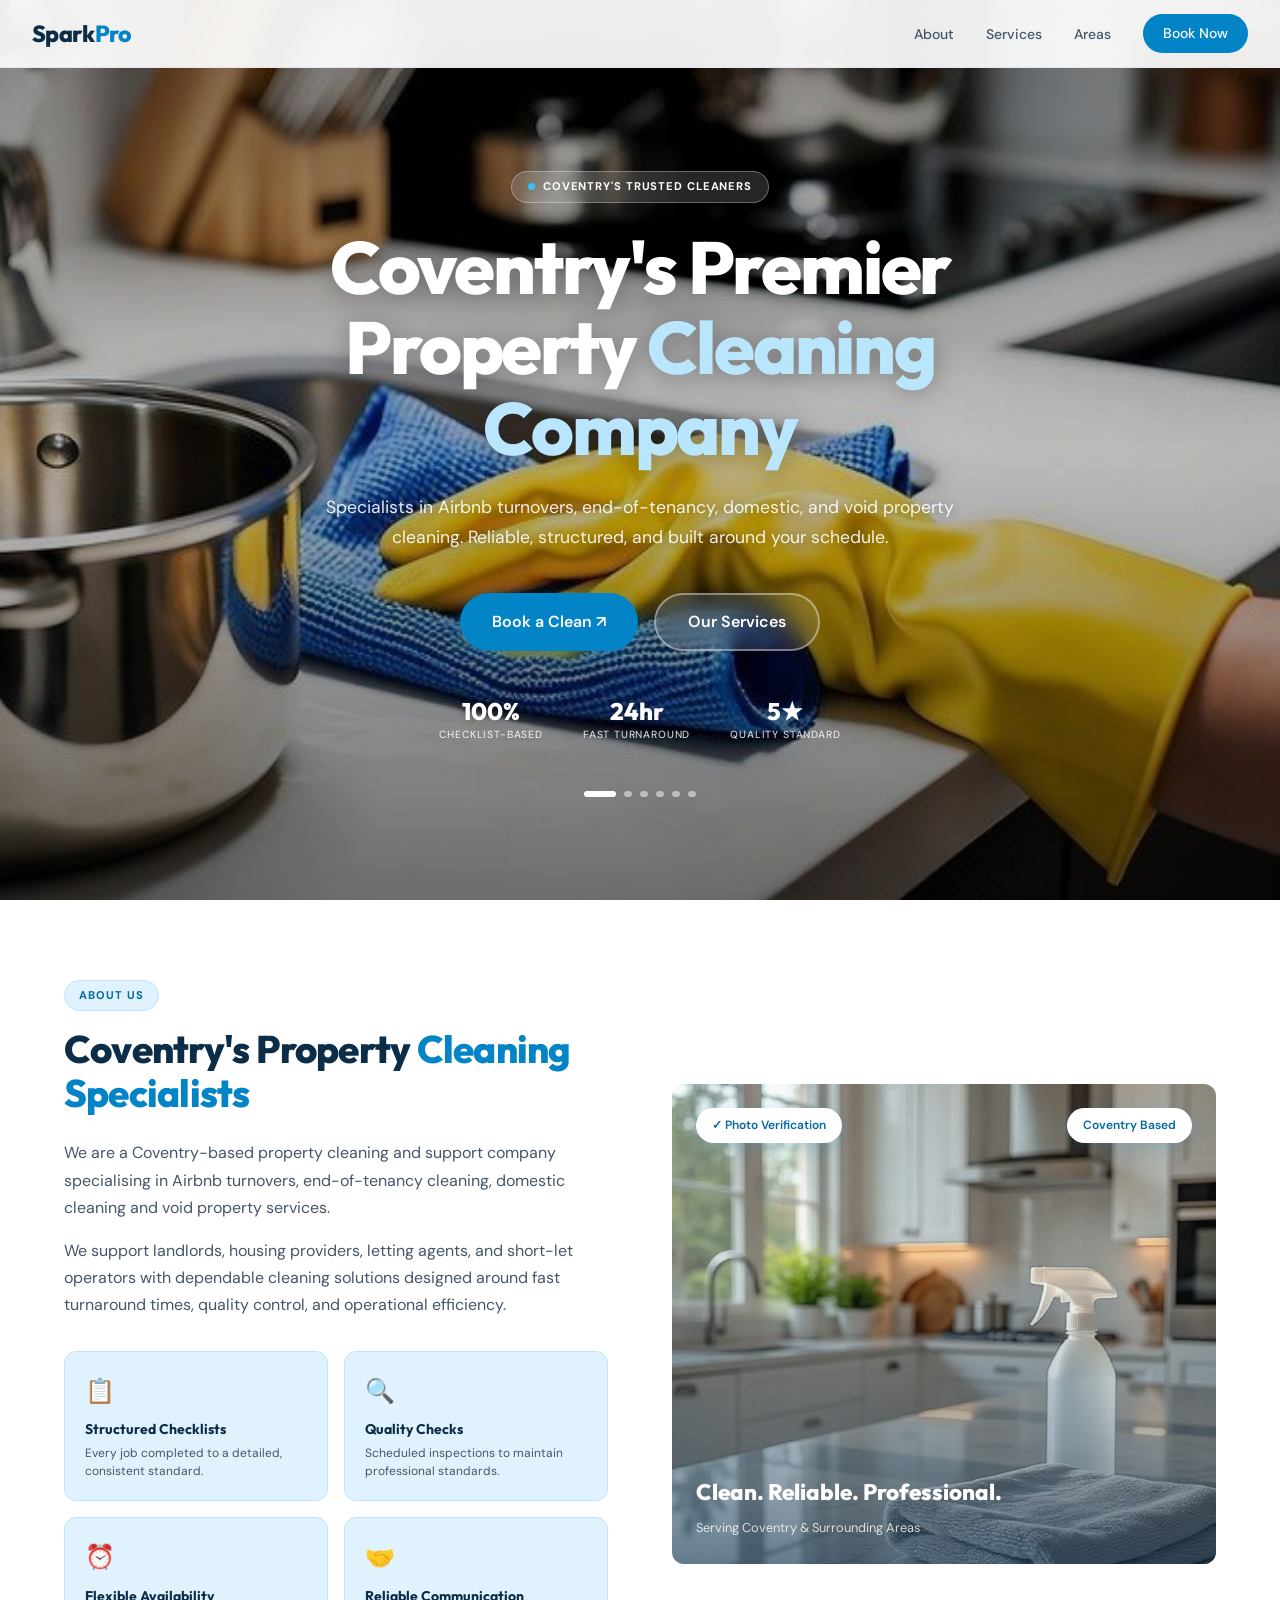
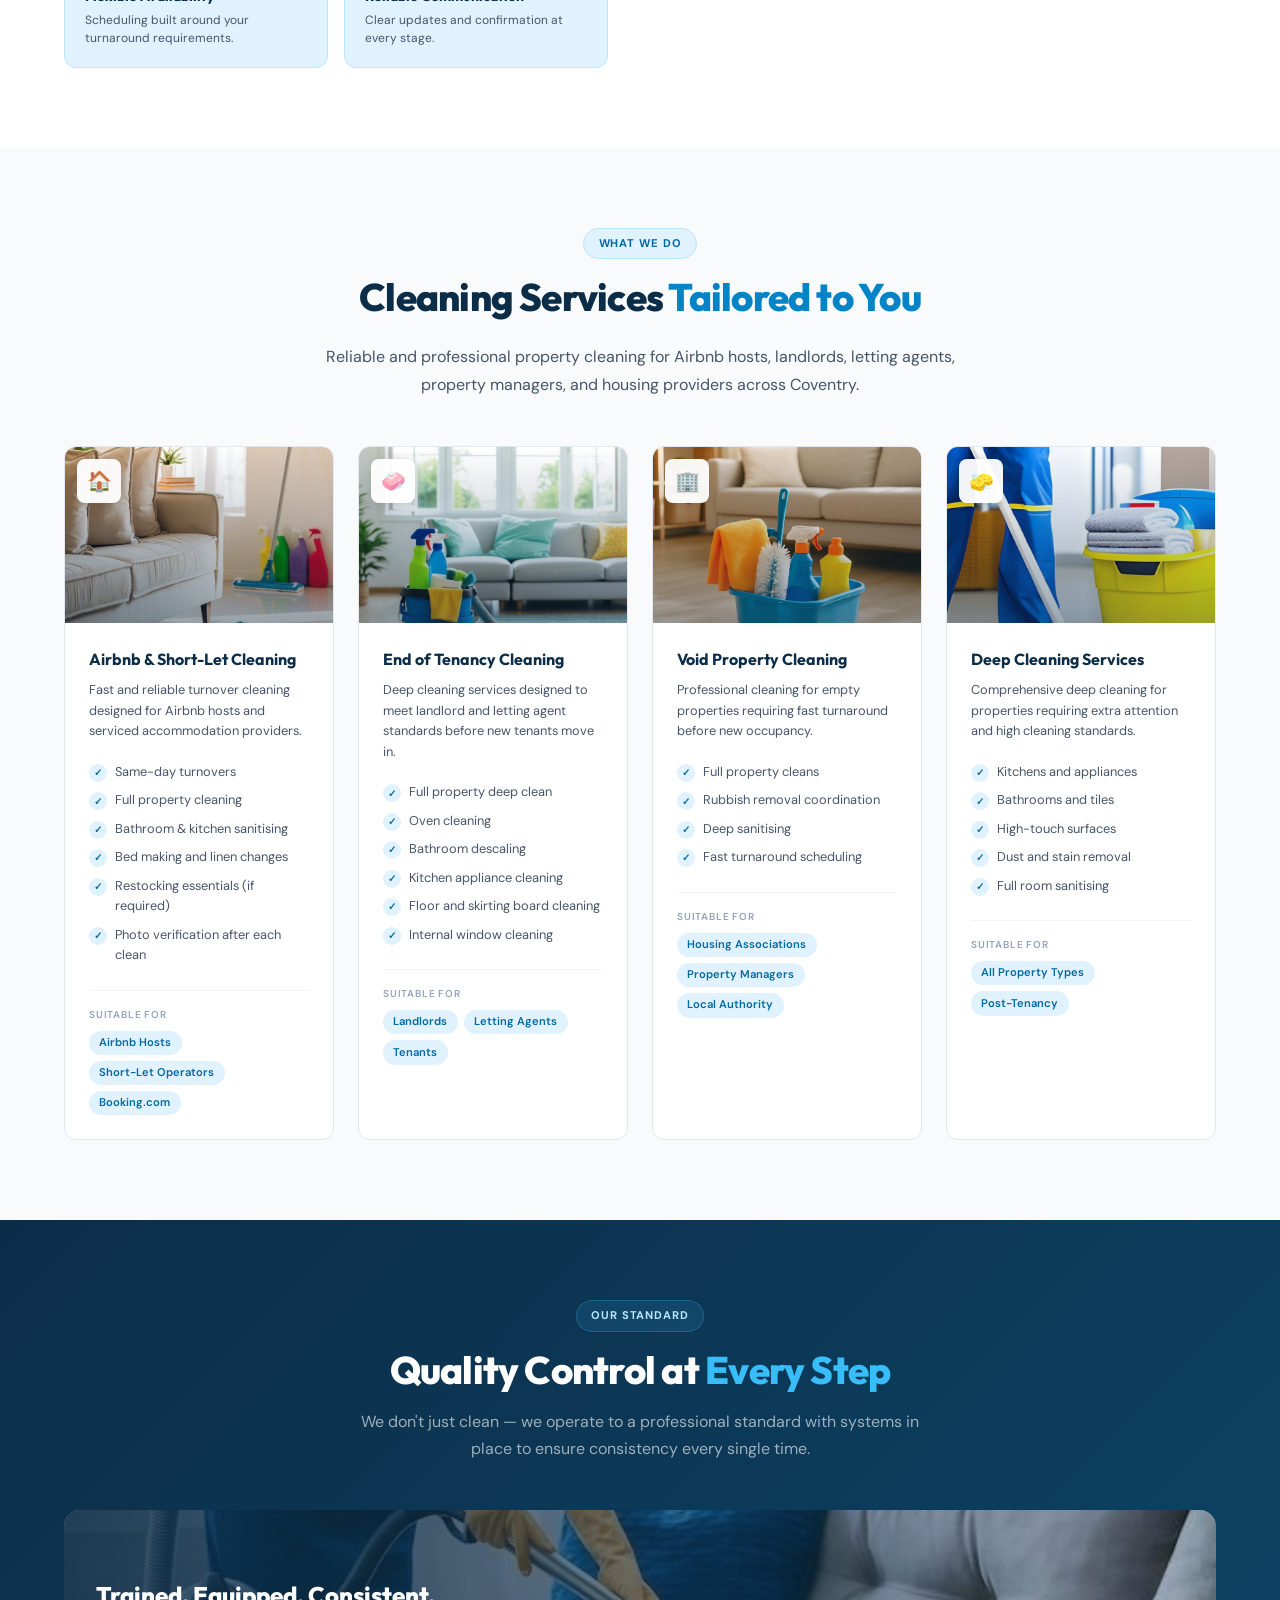
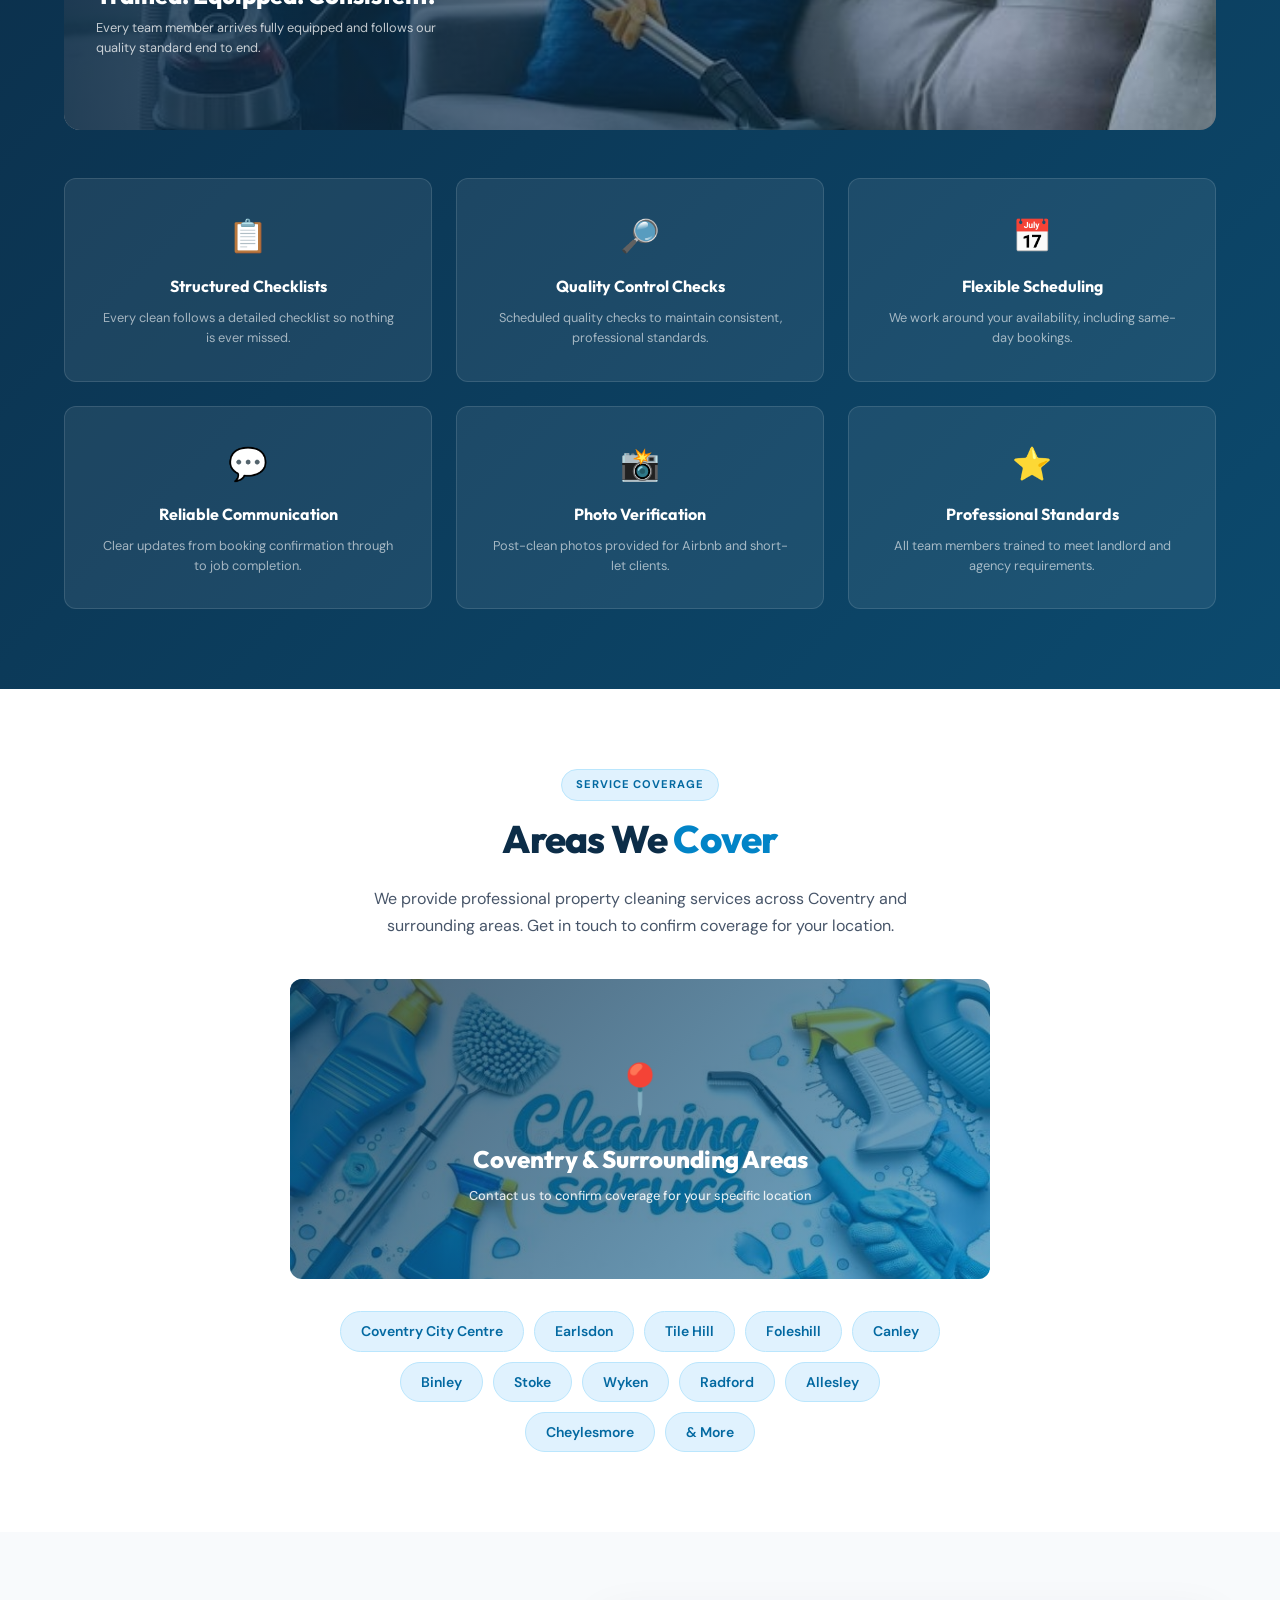
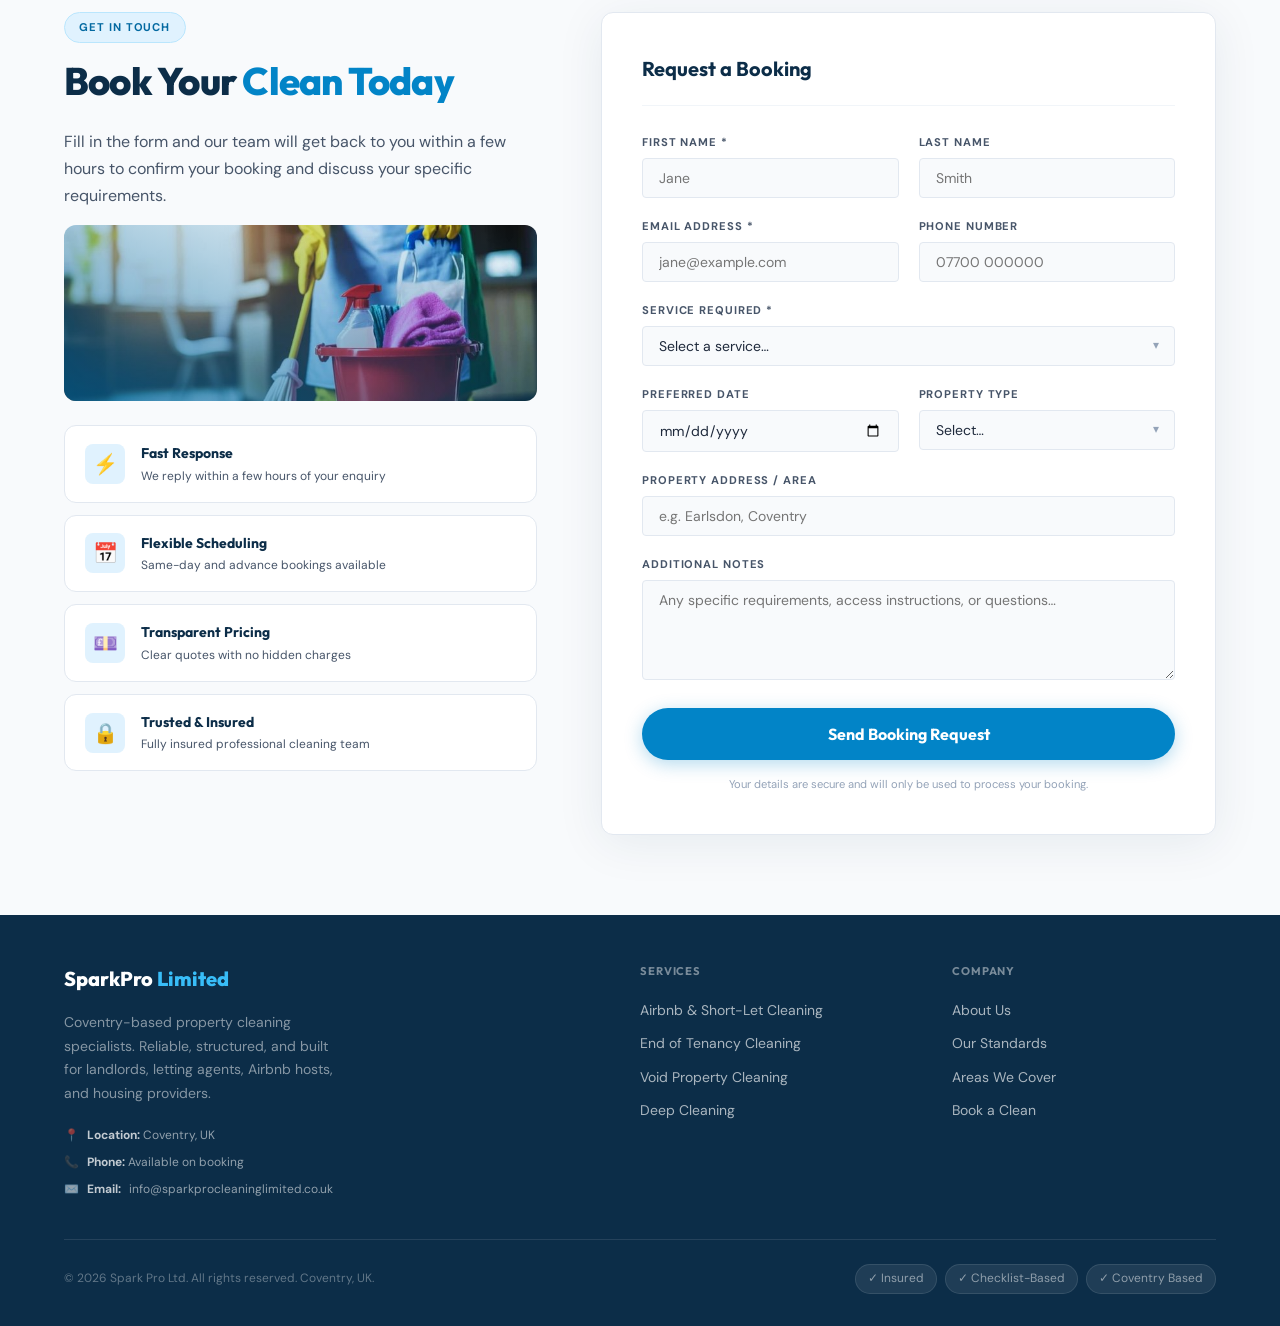
<file: index.html>
<!DOCTYPE html>
<html lang="en">
<head>
  <meta charset="UTF-8" />
  <meta name="viewport" content="width=device-width, initial-scale=1.0" />
  <title>ClearSpacePro — Coventry's Premier Property Cleaning Company</title>
  <link rel="preconnect" href="https://fonts.googleapis.com" />
  <link rel="preconnect" href="https://fonts.gstatic.com" crossorigin />
  <link href="https://fonts.googleapis.com/css2?family=Outfit:wght@400;600;700;800&family=DM+Sans:wght@400;500;600&display=swap" rel="stylesheet" />
  <link rel="stylesheet" href="styles.css" />
</head>
<body>

<!-- NAVBAR -->
<nav id="navbar">
  <a href="#hero" class="nav-logo">Spark<span>Pro</span></a>
  <ul class="nav-links">
    <li><a href="#about">About</a></li>
    <li><a href="#services">Services</a></li>
    <li><a href="#areas">Areas</a></li>
    <li><a href="#booking" class="nav-cta">Book Now</a></li>
  </ul>
  <button class="nav-hamburger" aria-label="Toggle menu" onclick="toggleMenu()">
    <span></span><span></span><span></span>
  </button>
</nav>
<div class="mobile-menu" id="mobileMenu">
  <a href="#about" onclick="closeMobile()">About</a>
  <a href="#services" onclick="closeMobile()">Services</a>
  <a href="#areas" onclick="closeMobile()">Areas</a>
  <a href="#booking" class="mob-cta" onclick="closeMobile()">Book Now</a>
</div>

<!-- HERO -->
<section id="hero">
  <div class="hero-slides" id="heroSlides"></div>
  <div class="hero-overlay"></div>
  <div class="hero-content">
    <div class="hero-pill">
      <div class="hero-dot"></div>
      Coventry's Trusted Cleaners
    </div>
    <h1 class="hero-h1">
      Coventry's Premier Property <em>Cleaning Company</em>
    </h1>
    <p class="hero-p">
      Specialists in Airbnb turnovers, end-of-tenancy, domestic, and void property cleaning.
      Reliable, structured, and built around your schedule.
    </p>
    <div class="hero-btns">
      <a href="#booking" class="btn-primary">Book a Clean ↗</a>
      <a href="#services" class="btn-ghost">Our Services</a>
    </div>
    <div class="hero-stats">
      <div class="hero-stat">
        <span class="hero-stat-num">100%</span>
        <span class="hero-stat-label">Checklist-based</span>
      </div>
      <div class="hero-stat">
        <span class="hero-stat-num">24hr</span>
        <span class="hero-stat-label">Fast Turnaround</span>
      </div>
      <div class="hero-stat">
        <span class="hero-stat-num">5★</span>
        <span class="hero-stat-label">Quality Standard</span>
      </div>
    </div>
    <div class="hero-indicators" id="heroIndicators"></div>
  </div>
</section>

<!-- ABOUT -->
<section id="about">
  <div class="about-grid">
    <div class="fade-up">
      <div class="badge">About Us</div>
      <h2 class="section-h2">Coventry's Property <span>Cleaning Specialists</span></h2>
      <p class="section-p">We are a Coventry-based property cleaning and support company specialising in Airbnb turnovers, end-of-tenancy cleaning, domestic cleaning and void property services.</p>
      <p class="section-p">We support landlords, housing providers, letting agents, and short-let operators with dependable cleaning solutions designed around fast turnaround times, quality control, and operational efficiency.</p>
      <div class="features-grid">
        <div class="feature-card">
          <div class="feature-icon">📋</div>
          <div class="feature-title">Structured Checklists</div>
          <div class="feature-text">Every job completed to a detailed, consistent standard.</div>
        </div>
        <div class="feature-card">
          <div class="feature-icon">🔍</div>
          <div class="feature-title">Quality Checks</div>
          <div class="feature-text">Scheduled inspections to maintain professional standards.</div>
        </div>
        <div class="feature-card">
          <div class="feature-icon">⏰</div>
          <div class="feature-title">Flexible Availability</div>
          <div class="feature-text">Scheduling built around your turnaround requirements.</div>
        </div>
        <div class="feature-card">
          <div class="feature-icon">🤝</div>
          <div class="feature-title">Reliable Communication</div>
          <div class="feature-text">Clear updates and confirmation at every stage.</div>
        </div>
      </div>
    </div>
    <div class="fade-up">
      <div class="about-img-wrap">
        <!-- img14: pristine white kitchen — perfect "professional result" shot -->
        <img src="img14.jpg" alt="Spotless professional kitchen after cleaning" />
        <div class="about-img-overlay"></div>
        <div class="about-img-caption">
          <strong>Clean. Reliable. Professional.</strong>
          <span>Serving Coventry &amp; Surrounding Areas</span>
        </div>
        <div class="floating-pill fp-left">✓ Photo Verification</div>
        <div class="floating-pill fp-right">Coventry Based</div>
      </div>
    </div>
  </div>
</section>

<!-- SERVICES -->
<section id="services">
  <div class="section-center fade-up">
    <div class="badge">What We Do</div>
    <h2 class="section-h2">Cleaning Services <span>Tailored to You</span></h2>
    <p class="section-desc">Reliable and professional property cleaning for Airbnb hosts, landlords, letting agents, property managers, and housing providers across Coventry.</p>
  </div>
  <div class="services-grid">

    <!-- Airbnb -->
    <div class="service-card fade-up" style="transition-delay:0ms">
      <div class="service-img">
        <!-- img07: blue bucket with supplies in bright living room -->
        <img src="img07.jpg" alt="Airbnb cleaning supplies" />
        <div class="service-img-overlay"></div>
        <div class="service-icon-badge">🏠</div>
      </div>
      <div class="service-body">
        <div class="service-title">Airbnb &amp; Short-Let Cleaning</div>
        <p class="service-desc">Fast and reliable turnover cleaning designed for Airbnb hosts and serviced accommodation providers.</p>
        <ul class="service-checklist">
          <li><span class="check-badge">✓</span>Same-day turnovers</li>
          <li><span class="check-badge">✓</span>Full property cleaning</li>
          <li><span class="check-badge">✓</span>Bathroom &amp; kitchen sanitising</li>
          <li><span class="check-badge">✓</span>Bed making and linen changes</li>
          <li><span class="check-badge">✓</span>Restocking essentials (if required)</li>
          <li><span class="check-badge">✓</span>Photo verification after each clean</li>
        </ul>
        <div class="service-footer">
          <div class="service-footer-label">Suitable For</div>
          <div class="service-tags">
            <span class="service-tag">Airbnb Hosts</span>
            <span class="service-tag">Short-Let Operators</span>
            <span class="service-tag">Booking.com</span>
          </div>
        </div>
      </div>
    </div>

    <!-- End of Tenancy -->
    <div class="service-card fade-up" style="transition-delay:80ms">
      <div class="service-img">
        <!-- img08: mopping shiny marble floor -->
        <img src="img08.jpg" alt="End of tenancy floor cleaning" />
        <div class="service-img-overlay"></div>
        <div class="service-icon-badge">🧼</div>
      </div>
      <div class="service-body">
        <div class="service-title">End of Tenancy Cleaning</div>
        <p class="service-desc">Deep cleaning services designed to meet landlord and letting agent standards before new tenants move in.</p>
        <ul class="service-checklist">
          <li><span class="check-badge">✓</span>Full property deep clean</li>
          <li><span class="check-badge">✓</span>Oven cleaning</li>
          <li><span class="check-badge">✓</span>Bathroom descaling</li>
          <li><span class="check-badge">✓</span>Kitchen appliance cleaning</li>
          <li><span class="check-badge">✓</span>Floor and skirting board cleaning</li>
          <li><span class="check-badge">✓</span>Internal window cleaning</li>
        </ul>
        <div class="service-footer">
          <div class="service-footer-label">Suitable For</div>
          <div class="service-tags">
            <span class="service-tag">Landlords</span>
            <span class="service-tag">Letting Agents</span>
            <span class="service-tag">Tenants</span>
          </div>
        </div>
      </div>
    </div>

    <!-- Void Property -->
    <div class="service-card fade-up" style="transition-delay:160ms">
      <div class="service-img">
        <!-- img09: full cleaning kit in bright living room -->
        <img src="img09.jpg" alt="Void property cleaning equipment" />
        <div class="service-img-overlay"></div>
        <div class="service-icon-badge">🏢</div>
      </div>
      <div class="service-body">
        <div class="service-title">Void Property Cleaning</div>
        <p class="service-desc">Professional cleaning for empty properties requiring fast turnaround before new occupancy.</p>
        <ul class="service-checklist">
          <li><span class="check-badge">✓</span>Full property cleans</li>
          <li><span class="check-badge">✓</span>Rubbish removal coordination</li>
          <li><span class="check-badge">✓</span>Deep sanitising</li>
          <li><span class="check-badge">✓</span>Fast turnaround scheduling</li>
        </ul>
        <div class="service-footer">
          <div class="service-footer-label">Suitable For</div>
          <div class="service-tags">
            <span class="service-tag">Housing Associations</span>
            <span class="service-tag">Property Managers</span>
            <span class="service-tag">Local Authority</span>
          </div>
        </div>
      </div>
    </div>

    <!-- Deep Cleaning -->
    <div class="service-card fade-up" style="transition-delay:240ms">
      <div class="service-img">
        <!-- img10: mop and colourful spray bottles by sofa -->
        <img src="img10.jpg" alt="Deep cleaning in progress" />
        <div class="service-img-overlay"></div>
        <div class="service-icon-badge">🧽</div>
      </div>
      <div class="service-body">
        <div class="service-title">Deep Cleaning Services</div>
        <p class="service-desc">Comprehensive deep cleaning for properties requiring extra attention and high cleaning standards.</p>
        <ul class="service-checklist">
          <li><span class="check-badge">✓</span>Kitchens and appliances</li>
          <li><span class="check-badge">✓</span>Bathrooms and tiles</li>
          <li><span class="check-badge">✓</span>High-touch surfaces</li>
          <li><span class="check-badge">✓</span>Dust and stain removal</li>
          <li><span class="check-badge">✓</span>Full room sanitising</li>
        </ul>
        <div class="service-footer">
          <div class="service-footer-label">Suitable For</div>
          <div class="service-tags">
            <span class="service-tag">All Property Types</span>
            <span class="service-tag">Post-Tenancy</span>
          </div>
        </div>
      </div>
    </div>

  </div>
</section>

<!-- QUALITY -->
<section id="quality">
  <div class="quality-inner">
    <div class="quality-header fade-up">
      <div class="badge dark">Our Standard</div>
      <h2 class="quality-h2">Quality Control at <span>Every Step</span></h2>
      <p class="quality-desc">We don't just clean — we operate to a professional standard with systems in place to ensure consistency every single time.</p>
    </div>
    <div class="quality-banner fade-up">
      <!-- img12: professional cleaner in red overalls washing windows -->
      <img src="img12.jpg" alt="Professional cleaner in uniform cleaning windows" />
      <div class="quality-banner-overlay"></div>
      <div class="quality-banner-text">
        <div>
          <strong>Trained. Equipped. Consistent.</strong>
          <p>Every team member arrives fully equipped and follows our quality standard end to end.</p>
        </div>
      </div>
    </div>
    <div class="quality-grid">
      <div class="quality-card fade-up" style="transition-delay:0ms">
        <div class="quality-card-icon">📋</div>
        <div class="quality-card-title">Structured Checklists</div>
        <p class="quality-card-text">Every clean follows a detailed checklist so nothing is ever missed.</p>
      </div>
      <div class="quality-card fade-up" style="transition-delay:80ms">
        <div class="quality-card-icon">🔎</div>
        <div class="quality-card-title">Quality Control Checks</div>
        <p class="quality-card-text">Scheduled quality checks to maintain consistent, professional standards.</p>
      </div>
      <div class="quality-card fade-up" style="transition-delay:160ms">
        <div class="quality-card-icon">📅</div>
        <div class="quality-card-title">Flexible Scheduling</div>
        <p class="quality-card-text">We work around your availability, including same-day bookings.</p>
      </div>
      <div class="quality-card fade-up" style="transition-delay:240ms">
        <div class="quality-card-icon">💬</div>
        <div class="quality-card-title">Reliable Communication</div>
        <p class="quality-card-text">Clear updates from booking confirmation through to job completion.</p>
      </div>
      <div class="quality-card fade-up" style="transition-delay:320ms">
        <div class="quality-card-icon">📸</div>
        <div class="quality-card-title">Photo Verification</div>
        <p class="quality-card-text">Post-clean photos provided for Airbnb and short-let clients.</p>
      </div>
      <div class="quality-card fade-up" style="transition-delay:400ms">
        <div class="quality-card-icon">⭐</div>
        <div class="quality-card-title">Professional Standards</div>
        <p class="quality-card-text">All team members trained to meet landlord and agency requirements.</p>
      </div>
    </div>
  </div>
</section>

<!-- AREAS -->
<section id="areas">
  <div class="areas-inner">
    <div class="fade-up">
      <div class="badge">Service Coverage</div>
      <h2 class="section-h2">Areas We <span>Cover</span></h2>
      <p class="section-p" style="max-width:600px;margin:0 auto 2.5rem;">We provide professional property cleaning services across Coventry and surrounding areas. Get in touch to confirm coverage for your location.</p>
    </div>
    <div class="areas-map fade-up">
      <!-- img13: window cleaning with yellow gloves — bright, location-themed -->
      <img src="img13.jpg" alt="Professional window cleaning in Coventry" />
      <div class="areas-map-overlay"></div>
      <div class="areas-map-content">
        <div class="map-icon">📍</div>
        <strong>Coventry &amp; Surrounding Areas</strong>
        <p>Contact us to confirm coverage for your specific location</p>
      </div>
    </div>
    <div class="areas-tags fade-up">
      <span class="area-tag">Coventry City Centre</span>
      <span class="area-tag">Earlsdon</span>
      <span class="area-tag">Tile Hill</span>
      <span class="area-tag">Foleshill</span>
      <span class="area-tag">Canley</span>
      <span class="area-tag">Binley</span>
      <span class="area-tag">Stoke</span>
      <span class="area-tag">Wyken</span>
      <span class="area-tag">Radford</span>
      <span class="area-tag">Allesley</span>
      <span class="area-tag">Cheylesmore</span>
      <span class="area-tag">&amp; More</span>
    </div>
  </div>
</section>

<!-- BOOKING -->
<section id="booking">
  <div class="booking-grid">
    <div class="fade-up">
      <div class="badge">Get in Touch</div>
      <h2 class="section-h2">Book Your <span>Clean Today</span></h2>
      <p class="section-p">Fill in the form and our team will get back to you within a few hours to confirm your booking and discuss your specific requirements.</p>
      <div class="booking-img">
        <!-- img03: cleaner carrying bucket of supplies -->
        <img src="img03.jpg" alt="Cleaner ready with supplies" />
        <div class="booking-img-overlay"></div>
      </div>
      <div class="booking-features">
        <div class="booking-feature">
          <div class="booking-feature-icon">⚡</div>
          <div>
            <div class="booking-feature-title">Fast Response</div>
            <div class="booking-feature-text">We reply within a few hours of your enquiry</div>
          </div>
        </div>
        <div class="booking-feature">
          <div class="booking-feature-icon">📅</div>
          <div>
            <div class="booking-feature-title">Flexible Scheduling</div>
            <div class="booking-feature-text">Same-day and advance bookings available</div>
          </div>
        </div>
        <div class="booking-feature">
          <div class="booking-feature-icon">💷</div>
          <div>
            <div class="booking-feature-title">Transparent Pricing</div>
            <div class="booking-feature-text">Clear quotes with no hidden charges</div>
          </div>
        </div>
        <div class="booking-feature">
          <div class="booking-feature-icon">🔒</div>
          <div>
            <div class="booking-feature-title">Trusted &amp; Insured</div>
            <div class="booking-feature-text">Fully insured professional cleaning team</div>
          </div>
        </div>
      </div>
    </div>
    <div class="fade-up">
      <div class="booking-form-wrap">
        <div id="formContent">
          <div class="form-title">Request a Booking</div>
          <div id="formErrors" class="form-error" style="display:none;"></div>
          <form id="bookingForm" onsubmit="submitForm(event)" novalidate>
            <div class="form-grid">
              <div class="form-field">
                <label>First Name *</label>
                <input type="text" id="fname" placeholder="Jane" />
              </div>
              <div class="form-field">
                <label>Last Name</label>
                <input type="text" id="lname" placeholder="Smith" />
              </div>
              <div class="form-field">
                <label>Email Address *</label>
                <input type="email" id="email" placeholder="jane@example.com" />
              </div>
              <div class="form-field">
                <label>Phone Number</label>
                <input type="tel" id="phone" placeholder="07700 000000" />
              </div>
              <div class="form-field full">
                <label>Service Required *</label>
                <div class="select-wrap">
                  <select id="service">
                    <option value="">Select a service…</option>
                    <option>Airbnb &amp; Short-Let Cleaning</option>
                    <option>End of Tenancy Cleaning</option>
                    <option>Void Property Cleaning</option>
                    <option>Deep Cleaning Services</option>
                    <option>Not sure — please advise</option>
                  </select>
                  <span class="select-arrow">▾</span>
                </div>
              </div>
              <div class="form-field">
                <label>Preferred Date</label>
                <input type="date" id="date" />
              </div>
              <div class="form-field">
                <label>Property Type</label>
                <div class="select-wrap">
                  <select id="proptype">
                    <option value="">Select…</option>
                    <option>Studio / 1 Bed</option>
                    <option>2 Bedroom</option>
                    <option>3 Bedroom</option>
                    <option>4+ Bedroom</option>
                    <option>Commercial</option>
                  </select>
                  <span class="select-arrow">▾</span>
                </div>
              </div>
              <div class="form-field full">
                <label>Property Address / Area</label>
                <input type="text" id="address" placeholder="e.g. Earlsdon, Coventry" />
              </div>
              <div class="form-field full">
                <label>Additional Notes</label>
                <textarea id="message" placeholder="Any specific requirements, access instructions, or questions…"></textarea>
              </div>
            </div>
            <button type="submit" class="btn-submit">Send Booking Request</button>
            <p class="form-note">Your details are secure and will only be used to process your booking.</p>
          </form>
        </div>
      </div>
    </div>
  </div>
</section>

<!-- FOOTER -->
<footer>
  <div class="footer-grid">
    <div>
      <div class="footer-logo">SparkPro<span> Limited</span></div>
      <p class="footer-desc">Coventry-based property cleaning specialists. Reliable, structured, and built for landlords, letting agents, Airbnb hosts, and housing providers.</p>
      <ul class="footer-contact">
        <li>📍 <span><strong>Location:</strong> Coventry, UK</span></li>
        <li>📞 <span><strong>Phone:</strong> Available on booking</span></li>
        <li>✉️ <strong>Email:</strong><a href="mailto:info@sparkprocleaninglimited.co.uk" class="footer-links">info@sparkprocleaninglimited.co.uk</a></li>
      </ul>
    </div>
    <div>
      <div class="footer-col-title">Services</div>
      <ul class="footer-links">
        <li><a href="#services">Airbnb &amp; Short-Let Cleaning</a></li>
        <li><a href="#services">End of Tenancy Cleaning</a></li>
        <li><a href="#services">Void Property Cleaning</a></li>
        <li><a href="#services">Deep Cleaning</a></li>
      </ul>
    </div>
    <div>
      <div class="footer-col-title">Company</div>
      <ul class="footer-links">
        <li><a href="#about">About Us</a></li>
        <li><a href="#quality">Our Standards</a></li>
        <li><a href="#areas">Areas We Cover</a></li>
        <li><a href="#booking">Book a Clean</a></li>
      </ul>
    </div>
  </div>
  <div class="footer-bottom">
    <p class="footer-copy">© 2026 Spark Pro Ltd. All rights reserved. Coventry, UK.</p>
    <div class="footer-badges">
      <span class="footer-badge">✓ Insured</span>
      <span class="footer-badge">✓ Checklist-Based</span>
      <span class="footer-badge">✓ Coventry Based</span>
    </div>
  </div>
</footer>

<script src="main.js"></script>
</body>
</html>
</file>
<file: styles.css>
*, *::before, *::after { box-sizing: border-box; margin: 0; padding: 0; }
:root {
  --sky: #38BDF8;
  --sky-light: #BAE6FD;
  --sky-lighter: #E0F2FE;
  --sky-dark: #0284C7;
  --sky-deeper: #0369A1;
  --navy: #0C2D48;
  --gray-50: #F8FAFC;
  --gray-100: #F1F5F9;
  --gray-200: #E2E8F0;
  --gray-400: #94A3B8;
  --gray-600: #475569;
  --gray-800: #1E293B;
}
html { scroll-behavior: smooth; }
body {
  font-family: 'DM Sans', sans-serif;
  color: var(--gray-800);
  background: #fff;
  line-height: 1.6;
  overflow-x: hidden;
}

/* ── NAVBAR ── */
nav {
  position: fixed; top: 0; left: 0; right: 0; z-index: 100;
  height: 68px; padding: 0 2rem;
  display: flex; align-items: center; justify-content: space-between;
  background: rgba(255,255,255,0.92); backdrop-filter: blur(12px);
  border-bottom: 1px solid var(--gray-200);
  transition: box-shadow 0.3s;
}
nav.scrolled { box-shadow: 0 2px 24px rgba(56,189,248,0.12); }
.nav-logo {
  font-family: 'Outfit', sans-serif; font-weight: 800;
  font-size: 1.45rem; color: var(--navy); text-decoration: none;
  letter-spacing: -0.03em;
}
.nav-logo span { color: var(--sky-dark); }
.nav-links { display: flex; gap: 2rem; align-items: center; list-style: none; }
.nav-links a {
  font-size: 0.875rem; font-weight: 500; color: var(--gray-600);
  text-decoration: none; transition: color 0.2s;
}
.nav-links a:hover { color: var(--sky-dark); }
.nav-cta {
  background: var(--sky-dark); color: #fff !important;
  padding: 0.5rem 1.25rem; border-radius: 999px;
  font-weight: 600; transition: background 0.2s, transform 0.2s !important;
  display: inline-block;
}
.nav-cta:hover { background: var(--sky-deeper) !important; transform: translateY(-1px); }
.nav-hamburger {
  display: none; flex-direction: column; gap: 5px; cursor: pointer;
  background: none; border: none; padding: 4px;
}
.nav-hamburger span { display: block; width: 24px; height: 2px; background: var(--gray-800); border-radius: 2px; }
.mobile-menu {
  display: none; position: fixed; top: 68px; left: 0; right: 0;
  background: #fff; border-bottom: 1px solid var(--gray-200);
  box-shadow: 0 8px 32px rgba(0,0,0,0.08); padding: 1rem 0; z-index: 99;
}
.mobile-menu.open { display: flex; flex-direction: column; }
.mobile-menu a {
  padding: 0.75rem 2rem; font-size: 0.875rem; font-weight: 500;
  color: var(--gray-600); text-decoration: none; transition: color 0.2s, background 0.2s;
}
.mobile-menu a:hover { color: var(--sky-dark); background: var(--sky-lighter); }
.mobile-menu .mob-cta {
  margin: 0.5rem 2rem 0; background: var(--sky-dark); color: #fff;
  padding: 0.625rem 1.25rem; border-radius: 999px; font-weight: 600; text-align: center;
}

/* ── SECTION BADGE ── */
.badge {
  display: inline-flex; align-items: center; gap: 6px;
  font-size: 0.7rem; font-weight: 700; text-transform: uppercase; letter-spacing: 0.08em;
  padding: 0.35rem 0.9rem; border-radius: 999px; margin-bottom: 1rem;
  background: var(--sky-lighter); color: var(--sky-deeper);
  border: 1px solid var(--sky-light);
}
.badge.dark {
  background: rgba(56,189,248,0.12); color: var(--sky-light);
  border: 1px solid rgba(56,189,248,0.25);
}

/* ── HERO ── */
#hero {
  position: relative; min-height: 100vh; padding-top: 68px;
  display: flex; align-items: center; overflow: hidden; background: var(--navy);
}
.hero-slides { position: absolute; inset: 0; }
.hero-slides img {
  position: absolute; inset: 0; width: 100%; height: 100%;
  object-fit: cover; transition: opacity 1s;
}
.hero-overlay {
  position: absolute; inset: 0;
  background: linear-gradient(to bottom, rgba(0,0,0,0.42) 0%, rgba(0,0,0,0.25) 50%, rgba(0,0,0,0.56) 100%);
}
.hero-content {
  position: relative; z-index: 10; max-width: 1152px; margin: 0 auto;
  width: 100%; padding: 6rem 2rem; text-align: center;
}
.hero-pill {
  display: inline-flex; align-items: center; gap: 8px;
  background: rgba(255,255,255,0.15); backdrop-filter: blur(12px);
  border: 1px solid rgba(255,255,255,0.3); border-radius: 999px;
  padding: 0.375rem 1rem; font-size: 0.7rem; font-weight: 700;
  color: #fff; text-transform: uppercase; letter-spacing: 0.08em; margin-bottom: 1.5rem;
}
.hero-dot {
  width: 7px; height: 7px; background: var(--sky); border-radius: 50%;
  animation: pulseDot 2s ease-in-out infinite;
}
.hero-h1 {
  font-family: 'Outfit', sans-serif; font-weight: 800; color: #fff;
  line-height: 1.1; letter-spacing: -0.03em; margin-bottom: 1.5rem;
  font-size: clamp(2.6rem, 6vw, 4.6rem); max-width: 900px; margin-left: auto; margin-right: auto;
  filter: drop-shadow(0 2px 12px rgba(0,0,0,0.3));
}
.hero-h1 em { font-style: normal; color: #BAE6FD; }
.hero-p {
  font-size: 1.1rem; color: rgba(255,255,255,0.9); line-height: 1.7;
  margin-bottom: 2.5rem; max-width: 640px; margin-left: auto; margin-right: auto;
  filter: drop-shadow(0 1px 4px rgba(0,0,0,0.3));
}
.hero-btns { display: flex; gap: 1rem; justify-content: center; flex-wrap: wrap; }
.btn-primary {
  display: inline-flex; align-items: center; gap: 8px;
  background: var(--sky-dark); color: #fff; font-weight: 600;
  padding: 0.875rem 2rem; border-radius: 999px; text-decoration: none;
  box-shadow: 0 4px 18px rgba(2,132,199,0.4);
  transition: background 0.2s, transform 0.2s;
}
.btn-primary:hover { background: var(--sky-deeper); transform: translateY(-2px); }
.btn-ghost {
  display: inline-flex; align-items: center; gap: 8px;
  background: rgba(255,255,255,0.1); backdrop-filter: blur(12px);
  color: #fff; font-weight: 600; padding: 0.875rem 2rem; border-radius: 999px;
  border: 2px solid rgba(255,255,255,0.4); text-decoration: none;
  transition: background 0.2s, transform 0.2s;
}
.btn-ghost:hover { background: rgba(255,255,255,0.2); transform: translateY(-2px); }
.hero-stats {
  display: flex; gap: 2.5rem; justify-content: center; flex-wrap: wrap; margin-top: 3rem;
}
.hero-stat { display: flex; flex-direction: column; align-items: center; }
.hero-stat-num {
  font-family: 'Outfit', sans-serif; font-weight: 800; font-size: 1.5rem;
  color: #fff; line-height: 1; filter: drop-shadow(0 1px 4px rgba(0,0,0,0.3));
}
.hero-stat-label {
  font-size: 0.65rem; text-transform: uppercase; letter-spacing: 0.08em;
  color: rgba(255,255,255,0.8); font-weight: 500; margin-top: 4px;
}
.hero-indicators { display: flex; gap: 8px; justify-content: center; margin-top: 3rem; }
.hero-dot-btn {
  height: 6px; border-radius: 999px; border: none; cursor: pointer;
  background: rgba(255,255,255,0.5); transition: all 0.3s;
}
.hero-dot-btn.active { width: 2rem; background: #fff; }
.hero-dot-btn:not(.active) { width: 8px; }
.hero-dot-btn:hover { background: rgba(255,255,255,0.75); }

/* ── ABOUT ── */
#about { background: #fff; padding: 5rem 2rem; }
.about-grid {
  max-width: 1152px; margin: 0 auto;
  display: grid; grid-template-columns: 1fr 1fr; gap: 4rem; align-items: center;
}
.section-h2 {
  font-family: 'Outfit', sans-serif; font-weight: 800;
  font-size: clamp(1.75rem, 3vw, 2.5rem); color: var(--navy);
  line-height: 1.15; letter-spacing: -0.02em; margin-bottom: 1.5rem;
}
.section-h2 span { color: var(--sky-dark); }
.section-p { color: var(--gray-600); line-height: 1.7; margin-bottom: 1rem; }
.features-grid { display: grid; grid-template-columns: 1fr 1fr; gap: 1rem; margin-top: 2rem; }
.feature-card {
  background: var(--sky-lighter); border: 1px solid var(--sky-light);
  border-radius: 0.75rem; padding: 1.25rem;
}
.feature-icon { font-size: 1.5rem; margin-bottom: 0.5rem; }
.feature-title {
  font-family: 'Outfit', sans-serif; font-weight: 700; color: var(--navy);
  font-size: 0.875rem; margin-bottom: 0.25rem;
}
.feature-text { font-size: 0.75rem; color: var(--gray-600); line-height: 1.5; }
.about-img-wrap { position: relative; border-radius: 0.75rem; overflow: hidden; }
.about-img-wrap img { width: 100%; height: 480px; object-fit: cover; display: block; }
.about-img-overlay {
  position: absolute; inset: 0;
  background: linear-gradient(to top, rgba(12,45,72,0.6) 0%, transparent 60%);
}
.about-img-caption {
  position: absolute; bottom: 1.5rem; left: 1.5rem; right: 1.5rem; color: #fff;
}
.about-img-caption strong {
  font-family: 'Outfit', sans-serif; font-weight: 800; font-size: 1.4rem;
  display: block; margin-bottom: 4px;
}
.about-img-caption span { font-size: 0.8rem; color: rgba(255,255,255,0.8); }
.floating-pill {
  position: absolute; background: #fff; border-radius: 999px; padding: 0.5rem 1rem;
  font-size: 0.75rem; font-weight: 600; color: var(--sky-deeper);
  box-shadow: 0 4px 16px rgba(2,132,199,0.18);
  animation: floatPill 4s ease-in-out infinite;
}
.fp-left { top: 1.5rem; left: 1.5rem; }
.fp-right { top: 1.5rem; right: 1.5rem; animation-delay: -2s; }

/* ── SERVICES ── */
#services { background: var(--gray-50); padding: 5rem 2rem; }
.section-center { text-align: center; max-width: 640px; margin: 0 auto 3rem; }
.section-desc { color: var(--gray-600); line-height: 1.7; }
.services-grid {
  max-width: 1152px; margin: 0 auto;
  display: grid; grid-template-columns: repeat(4, 1fr); gap: 1.5rem;
}
.service-card {
  background: #fff; border-radius: 0.75rem; border: 1px solid var(--gray-200);
  overflow: hidden; transition: border-color 0.2s, transform 0.2s, box-shadow 0.2s;
}
.service-card:hover {
  border-color: var(--sky-light); transform: translateY(-4px);
  box-shadow: 0 16px 48px rgba(2,132,199,0.12);
}
.service-img { position: relative; height: 11rem; overflow: hidden; }
.service-img img {
  width: 100%; height: 100%; object-fit: cover;
  transition: transform 0.5s;
}
.service-card:hover .service-img img { transform: scale(1.05); }
.service-img-overlay {
  position: absolute; inset: 0;
  background: linear-gradient(to top, rgba(12,45,72,0.4), transparent);
}
.service-icon-badge {
  position: absolute; top: 0.75rem; left: 0.75rem;
  width: 2.75rem; height: 2.75rem; background: rgba(255,255,255,0.95);
  border-radius: 0.5rem; display: flex; align-items: center; justify-content: center;
  font-size: 1.25rem; box-shadow: 0 2px 8px rgba(0,0,0,0.12);
}
.service-body { padding: 1.5rem; }
.service-title {
  font-family: 'Outfit', sans-serif; font-weight: 700; color: var(--navy);
  font-size: 1rem; margin-bottom: 0.5rem;
}
.service-desc { font-size: 0.8rem; color: var(--gray-600); line-height: 1.6; margin-bottom: 1.25rem; }
.service-checklist { list-style: none; margin-bottom: 1.5rem; display: flex; flex-direction: column; gap: 8px; }
.service-checklist li { display: flex; align-items: flex-start; gap: 8px; font-size: 0.8rem; color: var(--gray-600); }
.check-badge {
  width: 18px; height: 18px; background: var(--sky-lighter); color: var(--sky-deeper);
  border-radius: 50%; display: inline-flex; align-items: center; justify-content: center;
  font-size: 0.6rem; font-weight: 700; flex-shrink: 0; margin-top: 2px;
}
.service-footer { border-top: 1px solid var(--gray-100); padding-top: 1rem; }
.service-footer-label {
  font-size: 0.625rem; text-transform: uppercase; letter-spacing: 0.08em;
  color: var(--gray-400); font-weight: 600; margin-bottom: 0.5rem;
}
.service-tags { display: flex; flex-wrap: wrap; gap: 6px; }
.service-tag {
  background: var(--sky-lighter); color: var(--sky-deeper);
  font-size: 0.7rem; font-weight: 600; padding: 0.2rem 0.65rem; border-radius: 999px;
}

/* ── QUALITY ── */
#quality {
  padding: 5rem 2rem;
  background: linear-gradient(135deg, #0C2D48 0%, #0C4A6E 100%);
}
.quality-inner { max-width: 1152px; margin: 0 auto; }
.quality-header { text-align: center; max-width: 600px; margin: 0 auto; }
.quality-h2 {
  font-family: 'Outfit', sans-serif; font-weight: 800;
  font-size: clamp(1.75rem, 3vw, 2.5rem); color: #fff;
  line-height: 1.15; letter-spacing: -0.02em; margin-bottom: 1rem;
}
.quality-h2 span { color: var(--sky); }
.quality-desc { color: rgba(255,255,255,0.6); line-height: 1.7; }
.quality-banner {
  position: relative; border-radius: 1rem; overflow: hidden;
  height: 220px; margin-top: 3rem;
}
.quality-banner img { position: absolute; inset: 0; width: 100%; height: 100%; object-fit: cover; }
.quality-banner-overlay {
  position: absolute; inset: 0;
  background: linear-gradient(to right, rgba(12,45,72,0.85) 0%, rgba(12,45,72,0.55) 60%, transparent 100%);
}
.quality-banner-text {
  position: relative; height: 100%; display: flex; align-items: center; padding: 0 2rem; max-width: 420px;
}
.quality-banner-text strong {
  font-family: 'Outfit', sans-serif; font-weight: 800;
  font-size: 1.5rem; color: #fff; line-height: 1.2; display: block; margin-bottom: 8px;
}
.quality-banner-text p { font-size: 0.8rem; color: rgba(255,255,255,0.75); }
.quality-grid {
  display: grid; grid-template-columns: repeat(3, 1fr); gap: 1.5rem; margin-top: 3rem;
}
.quality-card {
  text-align: center; border-radius: 0.75rem; padding: 2rem;
  background: rgba(255,255,255,0.07); border: 1px solid rgba(255,255,255,0.12);
  transition: transform 0.2s;
}
.quality-card:hover { transform: translateY(-4px); }
.quality-card-icon { font-size: 2rem; margin-bottom: 0.75rem; }
.quality-card-title {
  font-family: 'Outfit', sans-serif; font-weight: 700; color: #fff;
  font-size: 1rem; margin-bottom: 0.5rem;
}
.quality-card-text { font-size: 0.8rem; color: rgba(255,255,255,0.6); line-height: 1.6; }

/* ── AREAS ── */
#areas { background: #fff; padding: 5rem 2rem; text-align: center; }
.areas-inner { max-width: 1152px; margin: 0 auto; }
.areas-map {
  position: relative; max-width: 700px; margin: 0 auto 2rem;
  border-radius: 0.75rem; overflow: hidden; height: 300px;
}
.areas-map img { position: absolute; inset: 0; width: 100%; height: 100%; object-fit: cover; }
.areas-map-overlay {
  position: absolute; inset: 0;
  background: linear-gradient(135deg, rgba(12,45,72,0.75), rgba(3,105,161,0.55));
}
.areas-map-content {
  position: relative; height: 100%;
  display: flex; flex-direction: column; align-items: center; justify-content: center;
  text-align: center; padding: 1.5rem;
}
.areas-map-content .map-icon { font-size: 3rem; margin-bottom: 0.75rem; }
.areas-map-content strong {
  font-family: 'Outfit', sans-serif; font-weight: 800; font-size: 1.5rem;
  color: #fff; display: block; margin-bottom: 8px;
}
.areas-map-content p { font-size: 0.8rem; color: rgba(255,255,255,0.85); font-weight: 500; }
.areas-tags { display: flex; flex-wrap: wrap; justify-content: center; gap: 10px; max-width: 600px; margin: 0 auto; }
.area-tag {
  background: var(--sky-lighter); border: 1.5px solid var(--sky-light);
  color: var(--sky-deeper); font-size: 0.875rem; font-weight: 600;
  padding: 0.5rem 1.25rem; border-radius: 999px;
  transition: background 0.2s, transform 0.2s; cursor: default;
}
.area-tag:hover { background: var(--sky-light); transform: translateY(-2px); }

/* ── BOOKING ── */
#booking { background: var(--gray-50); padding: 5rem 2rem; }
.booking-grid {
  max-width: 1152px; margin: 0 auto;
  display: grid; grid-template-columns: 1fr 1.3fr; gap: 4rem; align-items: start;
}
.booking-features { display: flex; flex-direction: column; gap: 12px; margin-top: 1.5rem; }
.booking-feature {
  display: flex; align-items: center; gap: 1rem;
  background: #fff; border: 1px solid var(--gray-200);
  border-radius: 0.75rem; padding: 1rem 1.25rem;
}
.booking-feature-icon {
  width: 2.5rem; height: 2.5rem; background: var(--sky-lighter);
  border-radius: 0.5rem; display: flex; align-items: center; justify-content: center;
  font-size: 1.25rem; flex-shrink: 0;
}
.booking-feature-title {
  font-family: 'Outfit', sans-serif; font-weight: 700;
  color: var(--navy); font-size: 0.875rem; margin-bottom: 2px;
}
.booking-feature-text { font-size: 0.75rem; color: var(--gray-600); }
.booking-img { position: relative; border-radius: 0.75rem; overflow: hidden; height: 11rem; margin-bottom: 1.5rem; }
.booking-img img { width: 100%; height: 100%; object-fit: cover; }
.booking-img-overlay {
  position: absolute; inset: 0;
  background: linear-gradient(to top right, rgba(3,105,161,0.7), transparent);
}
.booking-form-wrap {
  background: #fff; border-radius: 0.75rem; padding: 2.5rem;
  border: 1px solid var(--gray-200); box-shadow: 0 8px 48px rgba(12,45,72,0.08);
}
.form-title {
  font-family: 'Outfit', sans-serif; font-weight: 700; color: var(--navy);
  font-size: 1.25rem; border-bottom: 1px solid var(--gray-100); padding-bottom: 1.25rem; margin-bottom: 1.75rem;
}
.form-grid { display: grid; grid-template-columns: 1fr 1fr; gap: 1.25rem; }
.form-field { display: flex; flex-direction: column; }
.form-field.full { grid-column: span 2; }
label {
  font-size: 0.7rem; font-weight: 700; text-transform: uppercase;
  letter-spacing: 0.08em; color: var(--gray-600); margin-bottom: 6px;
}
input, select, textarea {
  background: var(--gray-50); border: 1.5px solid var(--gray-200);
  border-radius: 4px; padding: 0.625rem 1rem; font-size: 0.875rem;
  color: var(--gray-800); font-family: 'DM Sans', sans-serif;
  outline: none; width: 100%; transition: border-color 0.2s, box-shadow 0.2s, background 0.2s;
}
input:focus, select:focus, textarea:focus {
  border-color: var(--sky); background: #fff;
  box-shadow: 0 0 0 4px rgba(56,189,248,0.1);
}
select { appearance: none; }
.select-wrap { position: relative; }
.select-arrow {
  position: absolute; right: 1rem; top: 50%; transform: translateY(-50%);
  pointer-events: none; color: var(--gray-400); font-size: 0.75rem;
}
textarea { resize: vertical; min-height: 100px; }
.btn-submit {
  width: 100%; background: var(--sky-dark); color: #fff;
  font-family: 'Outfit', sans-serif; font-weight: 700; font-size: 1rem;
  border: none; border-radius: 999px; padding: 1rem;
  margin-top: 1.75rem; cursor: pointer;
  box-shadow: 0 4px 18px rgba(2,132,199,0.3);
  transition: background 0.2s, transform 0.2s, box-shadow 0.2s;
}
.btn-submit:hover {
  background: var(--sky-deeper); transform: translateY(-2px);
  box-shadow: 0 8px 28px rgba(2,132,199,0.4);
}
.form-note { font-size: 0.7rem; color: var(--gray-400); text-align: center; margin-top: 1rem; }
.form-error {
  margin-bottom: 1.25rem; padding: 1rem; background: #FEF2F2;
  border: 1px solid #FECACA; border-radius: 4px; font-size: 0.875rem; color: #B91C1C;
}
.form-error ul { list-style: disc; padding-left: 1.25rem; }
.form-success { text-align: center; padding: 2rem 0; }
.form-success h3 {
  font-family: 'Outfit', sans-serif; font-weight: 800; color: var(--navy);
  font-size: 1.5rem; margin-bottom: 0.75rem;
}
.form-success p { color: var(--gray-600); line-height: 1.7; margin-bottom: 1.5rem; }
.btn-outline {
  display: inline-flex; align-items: center;
  background: #fff; color: var(--sky-dark); font-weight: 600;
  padding: 0.75rem 2rem; border-radius: 999px; border: 2px solid var(--sky-light);
  text-decoration: none; transition: border-color 0.2s;
}
.btn-outline:hover { border-color: var(--sky-dark); }

/* ── FOOTER ── */
footer { background: var(--navy); color: #fff; padding: 3rem 2rem 2rem; }
.footer-grid {
  max-width: 1152px; margin: 0 auto;
  display: grid; grid-template-columns: 2fr 1fr 1fr; gap: 3rem;
  padding-bottom: 2.5rem; border-bottom: 1px solid rgba(255,255,255,0.1);
}
.footer-logo {
  font-family: 'Outfit', sans-serif; font-weight: 800; font-size: 1.25rem;
  margin-bottom: 1rem; color: #fff;
}
.footer-logo span { color: var(--sky); }
.footer-desc { font-size: 0.875rem; color: rgba(255,255,255,0.5); line-height: 1.7; max-width: 280px; margin-bottom: 1.25rem; }
.footer-contact { list-style: none; display: flex; flex-direction: column; gap: 8px; }
.footer-contact li { display: flex; align-items: center; gap: 8px; font-size: 0.75rem; color: rgba(255,255,255,0.55); }
.footer-contact li strong { color: rgba(255,255,255,0.75); }
.footer-col-title {
  font-family: 'Outfit', sans-serif; font-weight: 700; font-size: 0.7rem;
  text-transform: uppercase; letter-spacing: 0.08em; color: rgba(255,255,255,0.45);
  margin-bottom: 1rem;
}
.footer-links { list-style: none; display: flex; flex-direction: column; gap: 8px; }
.footer-links a { font-size: 0.875rem; color: rgba(255,255,255,0.65); text-decoration: none; transition: color 0.2s; }
.footer-links a:hover { color: var(--sky); }
.footer-bottom {
  max-width: 1152px; margin: 0 auto;
  display: flex; align-items: center; justify-content: space-between; flex-wrap: wrap; gap: 1rem;
  padding-top: 1.5rem;
}

.footer-contact a {
  color: rgba(255,255,255,0.55); text-decoration: none; transition: color 0.2s;
}
.footer-contact a:hover {
  color: var(--sky);
}

.footer-copy { font-size: 0.75rem; color: rgba(255,255,255,0.35); }
.footer-badges { display: flex; flex-wrap: wrap; gap: 8px; }
.footer-badge {
  background: rgba(255,255,255,0.08); border: 1px solid rgba(255,255,255,0.1);
  color: rgba(255,255,255,0.5); font-size: 0.75rem; padding: 0.25rem 0.75rem; border-radius: 999px;
}

/* ── ANIMATIONS ── */
@keyframes pulseDot {
  0%, 100% { opacity: 1; transform: scale(1); }
  50% { opacity: 0.5; transform: scale(0.8); }
}
@keyframes floatPill {
  0%, 100% { transform: translateY(0); }
  50% { transform: translateY(-8px); }
}
.fade-up { opacity: 0; transform: translateY(28px); transition: opacity 0.65s ease, transform 0.65s ease; }
.fade-up.visible { opacity: 1; transform: translateY(0); }

/* ── RESPONSIVE ── */
@media (max-width: 900px) {
  .nav-links { display: none; }
  .nav-hamburger { display: flex; }
  .about-grid, .booking-grid { grid-template-columns: 1fr; }
  .services-grid { grid-template-columns: 1fr 1fr; }
  .quality-grid { grid-template-columns: 1fr 1fr; }
  .footer-grid { grid-template-columns: 1fr; gap: 2rem; }
}
@media (max-width: 600px) {
  .services-grid { grid-template-columns: 1fr; }
  .quality-grid { grid-template-columns: 1fr; }
  .features-grid { grid-template-columns: 1fr; }
  .form-grid { grid-template-columns: 1fr; }
  .form-field.full { grid-column: span 1; }
  .hero-stats { gap: 1.5rem; }
  .footer-bottom { flex-direction: column; align-items: flex-start; }
}
</file>
